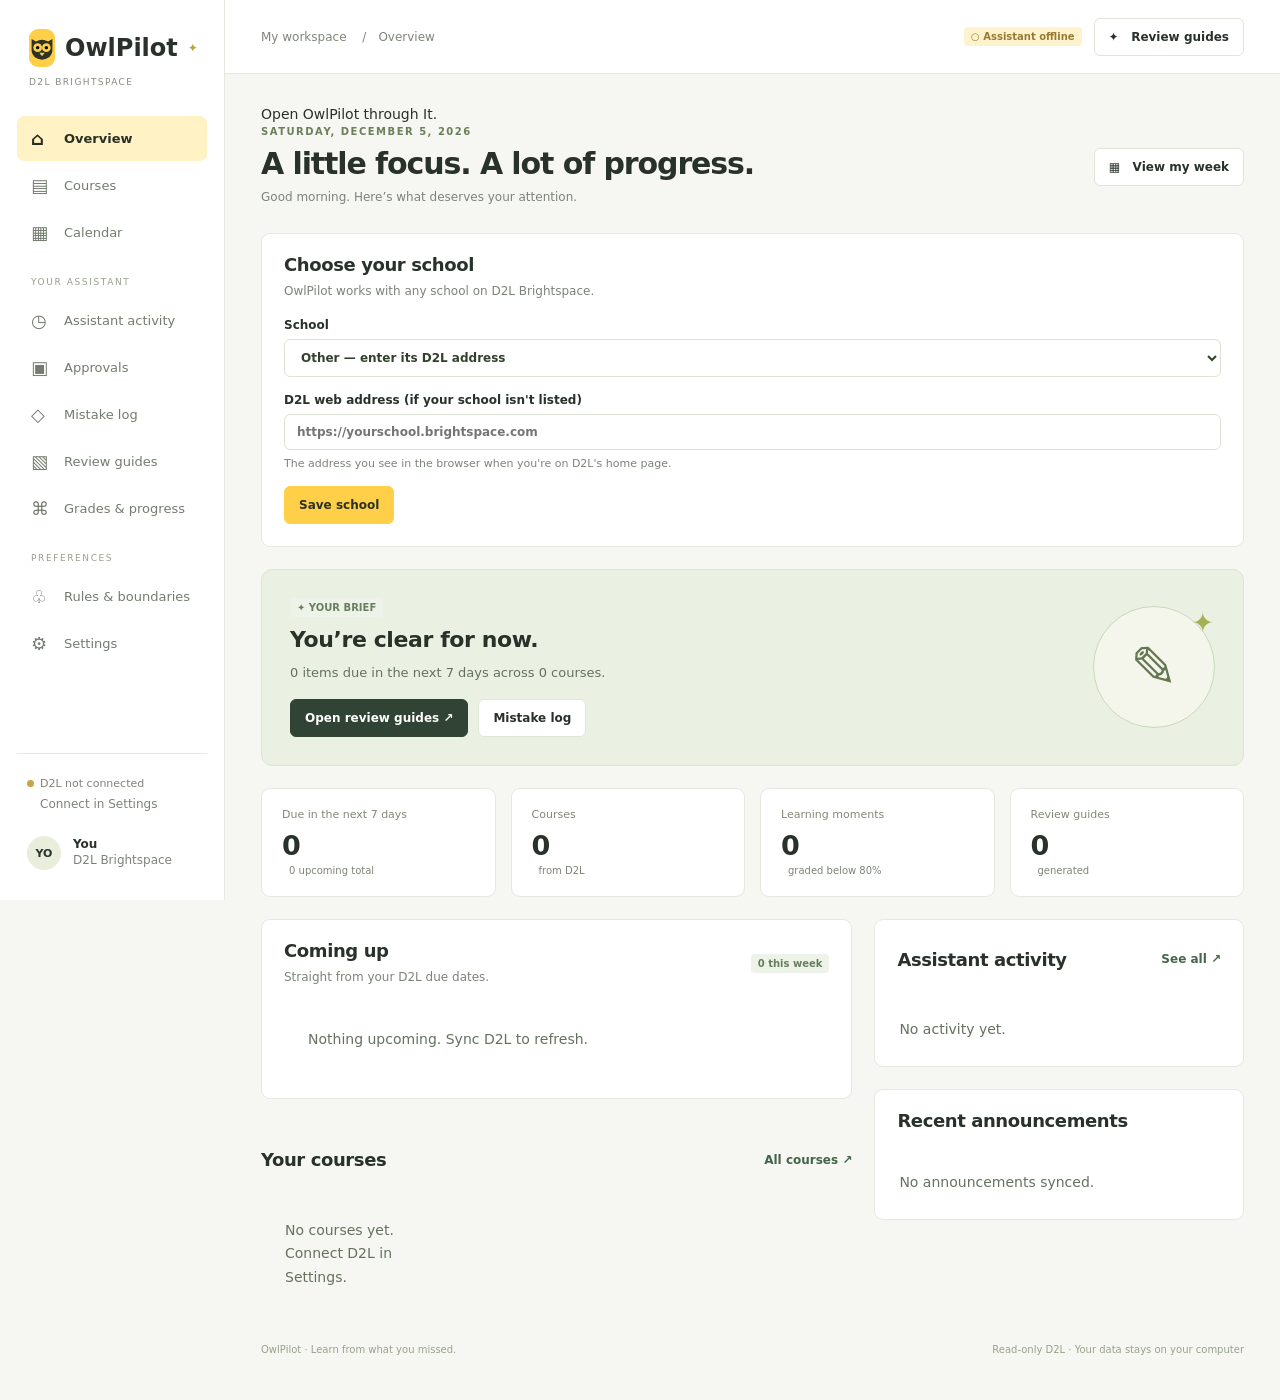
<file: app/index.html>
<!doctype html>
<html lang="en"><head><meta charset="utf-8"><meta name="viewport" content="width=device-width,initial-scale=1,viewport-fit=cover"><meta name="theme-color" content="#303226"><meta name="apple-mobile-web-app-capable" content="yes"><title>OwlPilot · Your academic co-pilot</title><link rel="stylesheet" href="style.css"></head>
<body><aside><div class="brand"><span class="logo"><svg width="26" height="25" viewBox="0 0 30 28" aria-hidden="true"><path d="M3 3L8 6Q15 2 22 6L27 3V17Q26 26 15 27Q4 26 3 17Z" fill="#303226"/><circle cx="10" cy="13" r="5" fill="#ffcf48"/><circle cx="20" cy="13" r="5" fill="#ffcf48"/><circle cx="10" cy="13" r="2"/><circle cx="20" cy="13" r="2"/><path d="M12 19L15 23L18 19" fill="#ffcf48"/></svg></span>OwlPilot<span style="font-size:12px;color:#bea138">✦</span></div><div class="brand-sub" id="school-sub">D2L BRIGHTSPACE</div><nav id="nav" aria-label="Workspace"></nav><div class="sidebar-bottom"><small id="sync-label">Loading…</small><p class="subtitle" id="sync-time" style="margin:5px 0 20px 13px"></p><div class="row"><div class="avatar" id="avatar">…</div><div><strong id="who" style="font-size:12px">You</strong><p class="subtitle" style="margin:0" id="school-name">D2L Brightspace</p></div></div></div></aside>
<main><header class="topbar"><div class="breadcrumb">My workspace <span style="padding:0 12px">/</span><span id="crumb">Overview</span></div><div class="row"><span id="agent-chip" class="chip">…</span><button class="btn" id="ask">✦ &nbsp; Review guides</button></div></header><div class="content"><div id="global-status" role="status" aria-live="polite"></div><div id="app"></div><div class="footer"><span>OwlPilot · Learn from what you missed.</span><span>Read-only D2L · Your data stays on your computer</span></div></div></main>
<dialog id="source-dialog"><div class="row between"><h2 id="source-title">Source excerpt</h2><button class="btn" id="source-close">Close</button></div><pre id="source-text" class="source-excerpt"></pre></dialog><script src="owlpilot.js"></script></body></html>
</file>
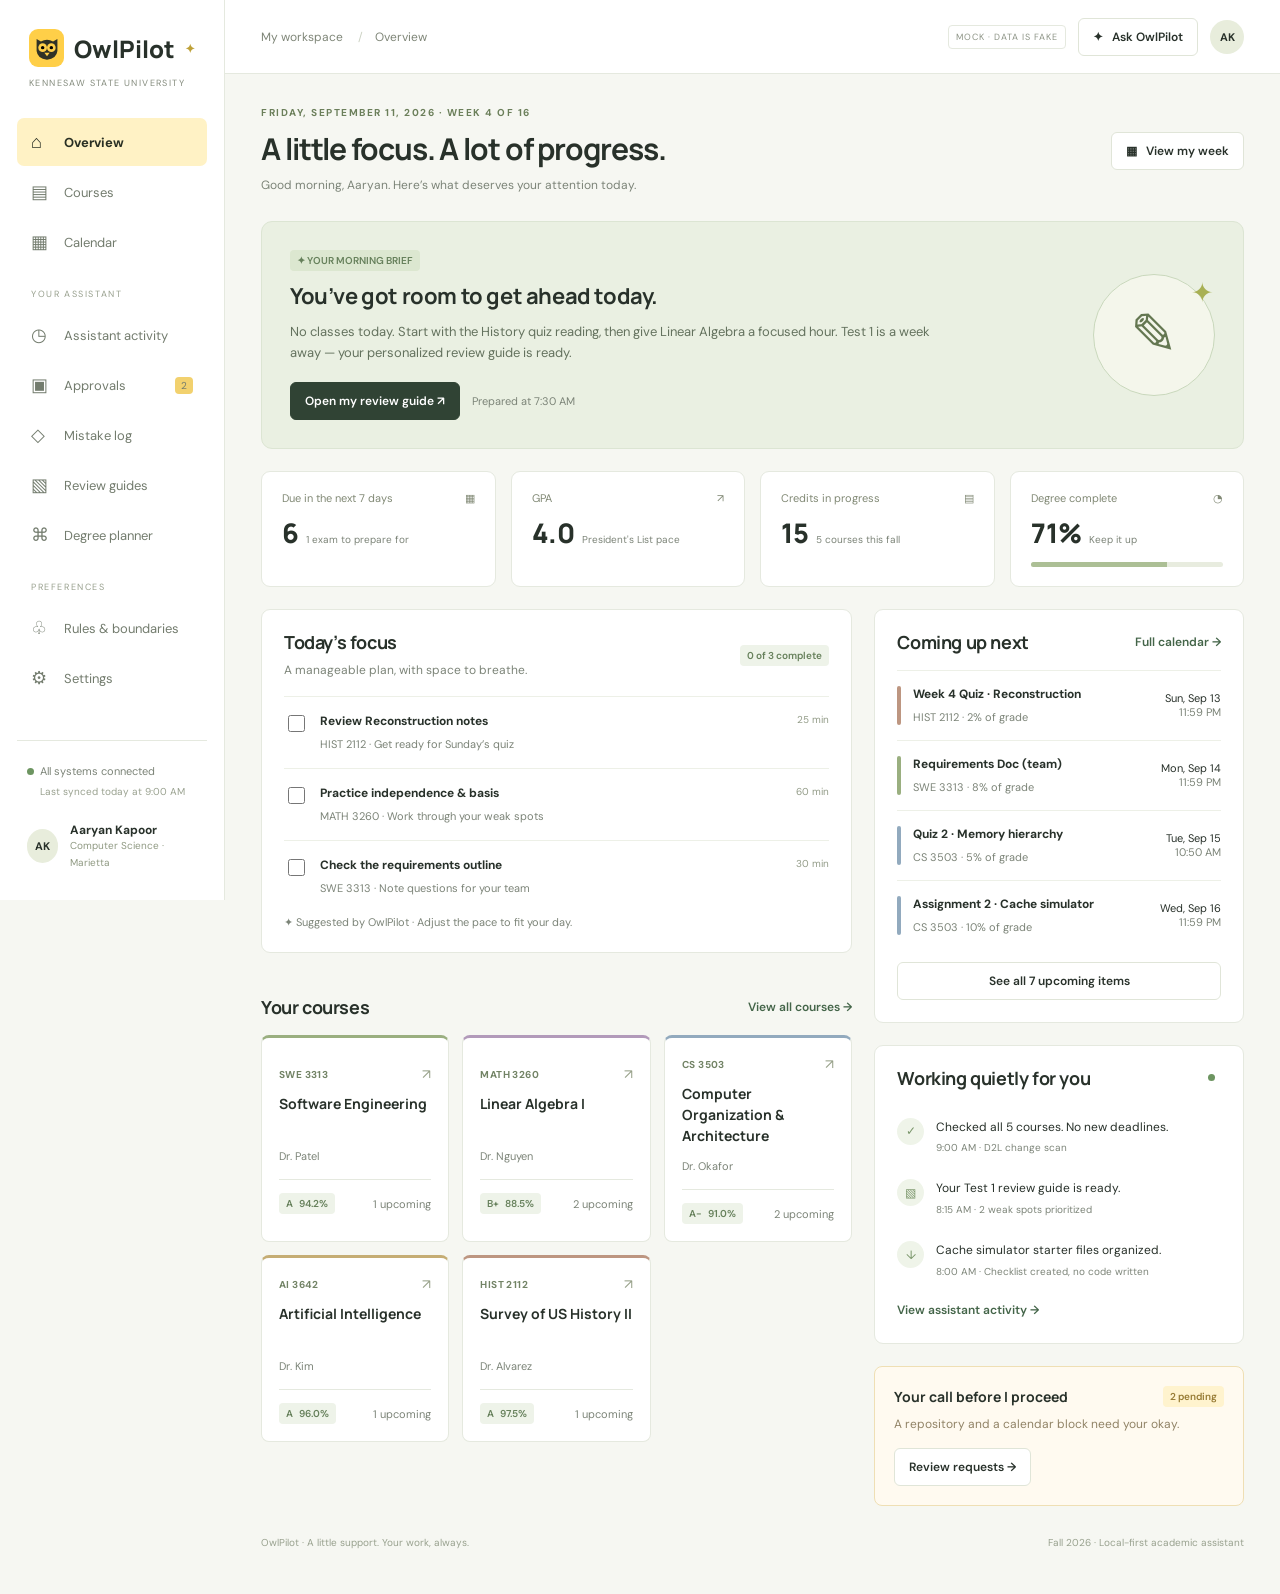
<file: owlpilot_academic_co_pilot.html>
<!DOCTYPE html>
<html lang="en">
<head>
  <meta charset="UTF-8">
  <meta name="viewport" content="width=device-width,initial-scale=1">
  <title>OwlPilot · Your academic co-pilot</title>
  <style>
    @import url('https://fonts.googleapis.com/css2?family=DM+Sans:wght@400;500;600;700&family=Manrope:wght@500;600;700;800&display=swap');
    :root{--gold:#ffcf48;--green:#446549;--ink:#28312a;--muted:#7c8478;--line:#e5e9df;--bg:#f6f7f2}
    *{box-sizing:border-box}
    body{margin:0;font:14px 'DM Sans',sans-serif;color:var(--ink);background:var(--bg)}
    button,input,textarea,select{font:inherit}
    button{cursor:pointer;color:inherit}
    button:hover{filter:brightness(.96)}
    button:focus-visible,input:focus-visible,select:focus-visible,textarea:focus-visible,summary:focus-visible{outline:3px solid #bd921c;outline-offset:3px}
    h1,h2,h3,p{margin:0}
    h1,h2,h3{font-family:Manrope,sans-serif}
    h1{font-size:30px;letter-spacing:-1.1px}
    h2{font-size:18px;letter-spacing:-.4px}
    h3{font-size:14px}
    p{line-height:1.65}
    small,.muted{color:var(--muted)}
    small{font-size:11px}
    aside{position:fixed;inset:0 auto 0 0;width:225px;background:white;border-right:1px solid var(--line);padding:29px 17px;display:flex;flex-direction:column}
    .brand{display:flex;align-items:center;gap:10px;padding:0 12px;font:800 24px Manrope}
    .logo{background:var(--gold);width:36px;height:38px;border-radius:9px;display:grid;place-items:center}
    .brand-sub{font-size:9px;letter-spacing:1.4px;color:#858c7e;padding:10px 12px 27px}
    .nav{border:0;background:none;padding:12px 14px;width:100%;display:flex;gap:13px;align-items:center;color:#737c6e;border-radius:7px;text-align:left;margin:2px 0;font-size:13px}
    .nav.active{background:#fff2c5;color:#292f23;font-weight:700}
    .ico{font-size:18px;width:20px}
    .nav-label{font-size:9px;letter-spacing:1.6px;color:#98a08e;padding:20px 14px 9px}
    .badge{background:#f2d16e;font-size:10px;border-radius:4px;padding:2px 6px;margin-left:auto}
    .sidebar-bottom{margin-top:auto;border-top:1px solid var(--line);padding:20px 10px 0}
    .dot{width:7px;height:7px;background:#6d9561;display:inline-block;border-radius:50%;margin-right:6px}
    .avatar{width:34px;height:34px;border-radius:50%;display:grid;place-items:center;font-size:11px;font-weight:700;background:#e8eddc}
    .row{display:flex;align-items:center;gap:12px}
    .between{justify-content:space-between}
    main{margin-left:225px}
    .topbar{height:74px;background:white;border-bottom:1px solid var(--line);padding:0 36px;display:flex;align-items:center;justify-content:space-between}
    .breadcrumb{font-size:12px;color:#7f8678}
    .mock{font-size:9px;letter-spacing:1px;border:1px solid var(--line);border-radius:4px;padding:5px 7px;color:#8d9486}
    .btn{border:1px solid #e0e5d8;border-radius:6px;background:white;padding:10px 14px;font-weight:600;font-size:12px;display:inline-flex;align-items:center;justify-content:center;gap:7px}
    .btn.primary{background:var(--gold);border-color:var(--gold)}
    .btn.dark{background:#304334;color:white;border-color:#304334}
    .btn.text{padding:3px 0;border:0;background:none;color:var(--green)}
    .content{max-width:1500px;padding:32px 36px 45px;margin:auto}
    .heading{display:flex;align-items:center;justify-content:space-between;gap:20px;margin-bottom:25px}
    .eyebrow{font-size:10px;letter-spacing:1.5px;font-weight:700;color:#6b7f5a;text-transform:uppercase;margin-bottom:9px}
    .subtitle{color:var(--muted);font-size:12px;margin-top:7px}
    .hero{background:#eaf0e2;border:1px solid #dce5d3;border-radius:11px;padding:28px;display:flex;align-items:center;justify-content:space-between;gap:30px}
    .hero h2{font-size:22px;margin:10px 0}
    .hero p{color:#64725e;max-width:660px;font-size:13px}
    .hero-art{height:122px;min-width:122px;border-radius:50%;border:1px solid #c9d8bc;background:#f4f6eb;display:grid;place-items:center;font-size:57px;color:#647751;position:relative}
    .hero-art:after{content:'✦';position:absolute;right:0;top:0;font-size:27px;color:#a8b054}
    .chip{display:inline-block;padding:4px 7px;background:#eef3e9;color:#66805b;border-radius:4px;font-size:10px;font-weight:600}
    .chip.gold{background:#fff3ce;color:#977b34}
    .chip.red{background:#f8e9e2;color:#a1674d}
    .stats{display:grid;grid-template-columns:repeat(4,1fr);gap:15px;margin:22px 0}
    .stat{padding:19px 20px;background:white;border:1px solid var(--line);border-radius:9px}
    .stat-label{font-size:11px;color:#818975;display:flex;justify-content:space-between}
    .stat strong{font:800 27px Manrope;display:inline-block;margin-top:9px}
    .stat small{font-size:10px;margin-left:7px}
    .progress{height:5px;background:#e8ecdf;border-radius:5px;margin-top:11px;overflow:hidden}
    .progress span{height:100%;display:block;background:#acbf95}
    .grid{display:grid;grid-template-columns:minmax(0,1.6fr) minmax(290px,1fr);gap:22px}
    .stack{display:flex;flex-direction:column;gap:22px}
    .card{background:white;border:1px solid var(--line);border-radius:9px;overflow:hidden}
    .card-head{padding:20px 22px 16px;display:flex;align-items:center;justify-content:space-between;gap:12px}
    .pad{padding:0 22px 22px}
    .todo{display:flex;gap:12px;align-items:flex-start;padding:16px 0;border-top:1px solid #edf0e7}
    .todo input{accent-color:var(--green);width:17px;height:17px;cursor:pointer;margin-top:2px}
    .todo:has(input:checked) strong{text-decoration:line-through;color:#929b88}
    .todo strong{font-size:12px;display:block;margin-bottom:5px}
    .time{font-size:10px;color:#929b87;margin-left:auto;white-space:nowrap}
    .due-row{display:flex;align-items:center;gap:12px;padding:15px 0;border-top:1px solid #edf0e7}
    .bar{width:4px;align-self:stretch;border-radius:4px;background:var(--course,#a4b38a)}
    .due-main{flex:1}
    .due-main strong{font-size:12px;display:block;margin-bottom:5px}
    .due-date{text-align:right;font-size:11px;white-space:nowrap}
    .course-grid{display:grid;grid-template-columns:repeat(3,1fr);gap:13px}
    .course-tile{border:1px solid var(--line);background:white;text-align:left;padding:17px;border-radius:8px;border-top:3px solid var(--course)}
    .course-tile:hover{transform:translateY(-2px);box-shadow:0 5px 15px #30402012}
    .course-tile h3{line-height:1.5;margin:10px 0;min-height:43px}
    .course-code{font-size:10px;font-weight:700;color:#728365;letter-spacing:.4px}
    .course-foot{display:flex;justify-content:space-between;align-items:center;padding-top:13px;margin-top:15px;border-top:1px solid var(--line)}
    .activity-row{display:flex;gap:12px;padding:12px 0}
    .activity-icon{height:27px;min-width:27px;border-radius:50%;background:#eff4e9;color:#789468;display:grid;place-items:center;font-size:12px}
    .activity-row p{font-size:12px}
    .activity-row small{font-size:10px}
    .approval-mini{border:1px solid #efdfb4;border-radius:8px;background:#fffaf0;padding:19px}
    .approval-mini p{font-size:12px;color:#918366;margin:8px 0 13px}
    .two{display:grid;grid-template-columns:1fr 1fr;gap:22px}
    .three{display:grid;grid-template-columns:repeat(3,1fr);gap:18px}
    .list-row{padding:17px 22px;border-top:1px solid var(--line)}
    .tabs{display:flex;overflow:auto;gap:7px;border-bottom:1px solid var(--line);margin:20px 0}
    .tab{background:none;border:0;border-bottom:2px solid transparent;padding:12px 16px;color:#838c79;white-space:nowrap}
    .tab.active{border-color:#d5b139;color:#30372c;font-weight:700}
    table{width:100%;border-collapse:collapse;font-size:12px;text-align:left}
    th{background:#f5f7ef;color:#7b8771;font-weight:500}
    th,td{padding:14px 17px;border-bottom:1px solid var(--line)}
    details{padding:17px 22px;border-top:1px solid var(--line)}
    summary{cursor:pointer;font-weight:600;font-size:12px}
    details p{margin-top:12px;font-size:13px}
    pre{white-space:pre-wrap;background:#f2f5ec;padding:15px;border-radius:6px;line-height:1.8;font-size:11px;color:#5b7452}
    .notice{font-size:12px;line-height:1.65;color:#8c7748;background:#fff8e5;border:1px solid #ede2bf;border-radius:7px;padding:13px 16px;margin:18px 0}
    .field{display:flex;flex-direction:column;gap:7px;font-size:12px;font-weight:600;margin-bottom:16px}
    input:not([type=checkbox]),select,textarea{width:100%;background:white;border:1px solid #dce3d3;border-radius:6px;padding:10px 12px;color:#34402e}
    textarea{min-height:80px;resize:vertical}
    .switch{appearance:none;width:34px;height:19px;border-radius:20px;background:#ccd4c2;cursor:pointer;position:relative}
    .switch:before{content:'';position:absolute;width:13px;height:13px;border-radius:50%;top:3px;left:3px;background:white}
    .switch:checked{background:#66885a}
    .switch:checked:before{left:18px}
    .calendar-wrap{overflow:auto}
    .calendar{display:grid;grid-template-columns:55px repeat(5,minmax(110px,1fr));min-width:660px}
    .day-head{text-align:center;border-bottom:1px solid var(--line);padding:13px;font-size:10px;color:#75816b}
    .day-head strong{display:block;font-size:20px;margin-top:5px;color:#3d4b32}
    .day-col{height:540px;position:relative;border-left:1px solid var(--line);background:repeating-linear-gradient(to bottom,transparent 0,transparent 59px,#edf0e7 59px,#edf0e7 60px)}
    .hours span{display:block;height:60px;font-size:9px;color:#8a977d;text-align:center;padding-top:4px}
    .event{position:absolute;left:5px;right:5px;border-left:3px solid #a0b387;border-radius:5px;background:#edf2e4;padding:7px;font-size:10px;line-height:1.5;overflow:hidden}
    .event strong{display:block;font-size:11px}
    .event.study{background:#fff9e6;border:1px dashed #d1bb76;color:#8f7f42}
    .event.blue{background:#eaf0f6;border-color:#91aac2}
    .event.purple{background:#f1ebf4;border-color:#b19bba}
    .legend{display:flex;gap:15px;font-size:10px;color:#809072}
    .footer{display:flex;justify-content:space-between;gap:20px;font-size:10px;color:#98a18e;margin-top:30px}
    .chat-drawer{position:fixed;right:0;top:0;bottom:0;width:420px;max-width:100%;background:white;box-shadow:-10px 0 60px #26362122;z-index:30;display:flex;flex-direction:column}
    .chat-head{padding:23px;border-bottom:1px solid var(--line)}
    .messages{padding:20px;flex:1;overflow:auto}
    .message{padding:14px;border-radius:8px;background:#f0f4e9;margin:12px 0;font-size:13px;line-height:1.7}
    .message.user{background:#fff2c9;margin-left:30px}
    .suggestion{border:1px solid var(--line);border-radius:6px;padding:11px;background:white;display:block;width:100%;text-align:left;font-size:12px;margin:8px 0}
    .chat-form{display:flex;gap:8px;padding:18px;border-top:1px solid var(--line)}
    .modal-back{position:fixed;inset:0;background:#21301866;display:grid;place-items:center;padding:20px;z-index:50}
    .modal{background:white;max-width:650px;width:100%;max-height:95vh;overflow:auto;border-radius:12px;padding:26px}
    .toast{position:fixed;left:50%;bottom:25px;transform:translateX(-50%);background:#354930;color:white;padding:14px 22px;border-radius:8px;box-shadow:0 5px 20px #0002;font-size:12px;z-index:60}
    .page{animation:appear .15s ease}
    @keyframes appear{from{opacity:.5;transform:translateY(4px)}to{opacity:1;transform:none}}
    @media(max-width:1100px){
      aside{width:195px}
      main{margin-left:195px}
      .content{padding:25px}
      .topbar{padding:0 25px}
      .hero-art{display:none}
      .course-grid{grid-template-columns:repeat(2,1fr)}
      .stat{padding:16px}
      .stats{gap:10px}
      .three{grid-template-columns:1fr}
    }
    @media(max-width:760px){
      aside{position:relative;width:100%;padding:16px}
      .brand-sub,.sidebar-bottom,.nav-label{display:none}
      nav{display:flex;overflow:auto;gap:5px;margin-top:14px}
      .nav{min-width:max-content;width:auto;padding:9px}
      .ico{display:none}
      main{margin:0}
      .topbar{height:58px;padding:0 16px}
      .mock{display:none}
      .content{padding:22px 16px}
      .grid,.two{grid-template-columns:1fr}
      .stats{grid-template-columns:1fr 1fr}
      .heading{align-items:flex-start}
      h1{font-size:25px}
      .hero{padding:21px}
      .course-grid{grid-template-columns:1fr 1fr}
      .heading>.btn{white-space:nowrap}
      .card{overflow:auto}
    }
  </style>
</head>
<body>
  <!-- Sidebar Navigation -->
  <aside>
    <div class="brand">
      <span class="logo">
        <svg width="26" height="25" viewBox="0 0 30 28" aria-hidden="true">
          <path d="M3 3L8 6Q15 2 22 6L27 3V17Q26 26 15 27Q4 26 3 17Z" fill="#303226"/>
          <circle cx="10" cy="13" r="5" fill="#ffcf48"/>
          <circle cx="20" cy="13" r="5" fill="#ffcf48"/>
          <circle cx="10" cy="13" r="2"/>
          <circle cx="20" cy="13" r="2"/>
          <path d="M12 19L15 23L18 19" fill="#ffcf48"/>
        </svg>
      </span>
      OwlPilot<span style="font-size:12px;color:#bea138">✦</span>
    </div>
    <div class="brand-sub">KENNESAW STATE UNIVERSITY</div>
    <nav id="nav"></nav>
    <div class="sidebar-bottom">
      <small><span class="dot"></span>All systems connected</small>
      <p style="font-size:10px;color:#99a18f;margin:5px 0 20px 13px">Last synced today at 9:00 AM</p>
      <div class="row">
        <div class="avatar">AK</div>
        <div>
          <strong style="font-size:12px">Aaryan Kapoor</strong>
          <p style="font-size:10px;color:#8f9982">Computer Science · Marietta</p>
        </div>
      </div>
    </div>
  </aside>

  <!-- Main Workspace -->
  <main>
    <header class="topbar">
      <div class="breadcrumb">My workspace <span style="padding:0 12px;color:#ccd2c3">/</span><span id="crumb">Overview</span></div>
      <div class="row">
        <span class="mock">MOCK · DATA IS FAKE</span>
        <button class="btn" onclick="openChat()">✦ &nbsp; Ask OwlPilot</button>
        <div class="avatar">AK</div>
      </div>
    </header>
    <div class="content" id="app"></div>
  </main>

  <!-- Dynamic Overlays -->
  <div id="overlay"></div>
  <div id="chat"></div>
  <div id="toasts" role="status" aria-live="polite"></div>

  <script>
    // Mock course dataset
    const courses=[
      ['SWE','SWE 3313','Software Engineering','Dr. Patel','MW 12:30–1:45','J-150','A',94.2,'#9aaf80',['Software process & lifecycle','Requirements engineering','Use cases & modeling'],'Python and external libraries are approved. Your team has an outline drafted. Ask before touching a team deliverable.','Include measurable acceptance criteria and a clearly scoped MVP in your requirements document.'],
      ['MATH','MATH 3260','Linear Algebra I','Dr. Nguyen','TR 9:30–10:45','Atrium 118','B+',88.5,'#b29aba',['1.1–1.2 · Systems & row reduction','1.3–1.5 · Vector equations','2.1–2.4 · Matrix operations & inverses'],'Show augmented matrices at every step. Check independence before claiming a basis; recheck signs in row operations.','Test 1 covers sections 1.1–2.4. Review problems are in Module 2.'],
      ['CS','CS 3503','Computer Organization & Architecture','Dr. Okafor','MW 10:00–11:15','J-201','A-',91,'#92aabe',['Number systems & two’s complement','Memory hierarchy','Cache organization'],'Starter files are downloaded. Practice signed integer ranges. Quiz 2 is listed Tuesday despite the MW meeting pattern.','Cache simulator starter files are posted. Read the interface contract first.'],
      ['AI','AI 3642','Artificial Intelligence','Dr. Kim','TR 2:00–3:15','Q-102','A',96,'#c5ad74',['Intelligent agents','Search & problem solving','Heuristics & evaluation'],'OwlPilot is your project concept. The proposal is drafting. A README skeleton repository is waiting for approval.','Define your problem, evaluation criteria, and a feasible data source in the proposal.'],
      ['HIST','HIST 2112','Survey of US History II','Dr. Alvarez','Online asynchronous','Online','A',97.5,'#bd9681',['Civil War aftermath','Reconstruction policy','Week 4 · End of Reconstruction'],'Compare 1850 and 1877 on a timeline. Weekly quizzes close Sunday. Never open timed assessments automatically.','The Reconstruction quiz is available. Complete the reading before you begin.']
    ].map(c=>Object.fromEntries(['id','code','name','prof','time','room','grade','score','color','modules','memory','announcement'].map((k,i)=>[k,c[i]])));

    const due=[
      ['HIST','Week 4 Quiz · Reconstruction','Sun, Sep 13','11:59 PM',2,'Open now','Quiz'],
      ['SWE','Requirements Doc (team)','Mon, Sep 14','11:59 PM',8,'Outline drafted','Assignment'],
      ['CS','Quiz 2 · Memory hierarchy','Tue, Sep 15','10:50 AM',5,'In class · verify date','Quiz'],
      ['CS','Assignment 2 · Cache simulator','Wed, Sep 16','11:59 PM',10,'Starter files pulled','Assignment'],
      ['MATH','HW Set 2 · Sections 2.1–2.4','Fri, Sep 18','9:30 AM',5,'Half done','Assignment'],
      ['MATH','Test 1 · Sections 1.1–2.4','Fri, Sep 18','9:30 AM',20,'Review guide ready','Exam'],
      ['AI','Final Project Proposal','Sat, Sep 19','11:59 PM',5,'Drafting','Assignment']
    ];

    const seeds=[
      ['MATH','Quiz 2','Q3',4,'Assumed vectors were a basis without checking independence.','Row-reduce the column matrix. Check independence and spanning.','Linear independence & basis'],
      ['MATH','Quiz 2','Q5',2,'Sign error swapping rows.','Exchange entire rows without negating entries. A row swap changes the determinant’s sign.','Row reduction'],
      ['CS','Quiz 1','Q7',3,'Said 8-bit two’s complement can represent +128.','The range is −2^(n−1) through 2^(n−1)−1: −128 to +127 for 8 bits.','Signed integer representation'],
      ['HIST','Practice W4','Q4',0,'Confused the Compromise of 1877 with 1850.','1877 is associated with the end of Reconstruction; 1850 addressed sectional conflict over slavery.','Reconstruction timeline']
    ];

    let saved={};
    try{saved=JSON.parse(localStorage.getItem('owlpilot-demo')||'{}')}catch(e){}
    let state={
      page:'home',
      course:'MATH',
      tab:'Announcements',
      week:0,
      review:'MATH',
      mistakes:saved.mistakes||seeds,
      approvals:saved.approvals||{},
      todos:saved.todos||{},
      jobs:saved.jobs||{},
      settings:saved.settings||{}
    };

    const $=s=>document.querySelector(s);
    const esc=s=>String(s).replace(/[&<>"']/g,c=>({'&':'&amp;','<':'&lt;','>':'&gt;','"':'&quot;',"'":'&#39;'}[c]));
    const course=id=>courses.find(c=>c.id===id);

    function persist(){
      try{localStorage.setItem('owlpilot-demo',JSON.stringify(state))}catch(e){}
    }

    function toast(t){
      $('#toasts').innerHTML='<div class="toast">'+esc(t)+'</div>';
      setTimeout(()=>$('#toasts').innerHTML='',3500);
    }

    const navs=[
      ['home','⌂','Overview'],
      ['courses','▤','Courses'],
      ['calendar','▦','Calendar'],
      ['activity','◷','Assistant activity'],
      ['approvals','▣','Approvals'],
      ['mistakes','◇','Mistake log'],
      ['review','▧','Review guides'],
      ['degree','⌘','Degree planner'],
      ['rules','♧','Rules & boundaries'],
      ['settings','⚙','Settings']
    ];

    const pending=()=>2-Object.keys(state.approvals).length;

    function nav(){
      $('#nav').innerHTML=navs.map((n,i)=>(i===3?'<div class="nav-label">YOUR ASSISTANT</div>':i===8?'<div class="nav-label">PREFERENCES</div>':'')+`<button class="nav ${state.page===n[0]?'active':''}" onclick="go('${n[0]}')" ${state.page===n[0]?'aria-current="page"':''}><span class="ico">${n[1]}</span>${n[2]}${n[0]==='approvals'&&pending()?'<span class="badge">'+pending()+'</span>':''}</button>`).join('');
    }

    function go(p){
      state.page=p;
      nav();
      $('#crumb').textContent=navs.find(n=>n[0]===p)[2];
      render();
      window.scrollTo(0,0);
    }

    function heading(k,t,s,b=''){
      return `<div class="heading"><div><div class="eyebrow">${k}</div><h1>${t}</h1><p class="subtitle">${s}</p></div>${b}</div>`;
    }

    function dueRows(ds){
      return ds.map(d=>`<div class="due-row"><div class="bar" style="--course:${course(d[0]).color}"></div><div class="due-main"><strong>${d[1]}</strong><small>${course(d[0]).code} · ${d[4]}% of grade</small></div><div class="due-date">${d[2]}<br><small>${d[3]}</small></div></div>`).join('');
    }

    function tiles(){
      return courses.map(c=>`<button class="course-tile" style="--course:${c.color}" onclick="openCourse('${c.id}')"><div class="row between"><span class="course-code">${c.code}</span><span style="color:#97a189">↗</span></div><h3>${c.name}</h3><small>${c.prof}</small><div class="course-foot"><span class="chip">${c.grade} &nbsp; ${c.score.toFixed(1)}%</span><small>${due.filter(d=>d[0]===c.id).length} upcoming</small></div></button>`).join('');
    }

    function task(i,t,s,time){
      return `<label class="todo"><input type="checkbox" aria-label="Complete ${t}" ${state.todos[i]?'checked':''} onchange="state.todos[${i}]=this.checked;persist();document.getElementById('todo-count').textContent=Object.values(state.todos).filter(Boolean).length+' of 3 complete'"><div><strong>${t}</strong><small>${s}</small></div><span class="time">${time}</span></label>`;
    }

    function home(){
      return heading('Friday, September 11, 2026 · Week 4 of 16','A little focus. A lot of progress.','Good morning, Aaryan. Here’s what deserves your attention today.',`<button class="btn" onclick="go('calendar')">▦ &nbsp; View my week</button>`)+`<div class="hero"><div><span class="chip" style="background:#dce7d0">✦ YOUR MORNING BRIEF</span><h2>You’ve got room to get ahead today.</h2><p>No classes today. Start with the History quiz reading, then give Linear Algebra a focused hour. Test 1 is a week away — your personalized review guide is ready.</p><div class="row" style="margin-top:18px"><button class="btn dark" onclick="go('review')">Open my review guide ↗</button><small>Prepared at 7:30 AM</small></div></div><div class="hero-art" aria-hidden="true">✎</div></div><div class="stats">${[['Due in the next 7 days','6','1 exam to prepare for'],['GPA','4.0','President\'s List pace'],['Credits in progress','15','5 courses this fall'],['Degree complete','71%','Keep it up']].map((s,i)=>`<div class="stat"><div class="stat-label">${s[0]}<span>${['▦','↗','▤','◔'][i]}</span></div><strong>${s[1]}</strong><small>${s[2]}</small>${i===3?'<div class="progress"><span style="width:71%"></span></div>':''}</div>`).join('')}</div><div class="grid"><div class="stack"><section class="card"><div class="card-head"><div><h2>Today’s focus</h2><p class="subtitle">A manageable plan, with space to breathe.</p></div><span class="chip" id="todo-count">${Object.values(state.todos).filter(Boolean).length} of 3 complete</span></div><div class="pad">${task(1,'Review Reconstruction notes','HIST 2112 · Get ready for Sunday’s quiz','25 min')}${task(2,'Practice independence & basis','MATH 3260 · Work through your weak spots','60 min')}${task(3,'Check the requirements outline','SWE 3313 · Note questions for your team','30 min')}<small>✦ Suggested by OwlPilot · Adjust the pace to fit your day.</small></div></section><section><div class="card-head" style="padding-left:0;padding-right:0"><h2>Your courses</h2><button class="btn text" onclick="go('courses')">View all courses →</button></div><div class="course-grid">${tiles()}</div></section></div><div class="stack"><section class="card"><div class="card-head"><h2>Coming up next</h2><button class="btn text" onclick="go('calendar')">Full calendar →</button></div><div class="pad">${dueRows(due.slice(0,4))}<button class="btn" style="width:100%;margin-top:12px" onclick="go('calendar');document.getElementById('all-due').scrollIntoView({behavior:'smooth'})">See all 7 upcoming items</button></div></section><section class="card"><div class="card-head"><h2>Working quietly for you</h2><span class="dot"></span></div><div class="pad">${[['✓','Checked all 5 courses. No new deadlines.','9:00 AM · D2L change scan'],['▧','Your Test 1 review guide is ready.','8:15 AM · 2 weak spots prioritized'],['↓','Cache simulator starter files organized.','8:00 AM · Checklist created, no code written']].map(a=>`<div class="activity-row"><span class="activity-icon">${a[0]}</span><div><p>${a[1]}</p><small>${a[2]}</small></div></div>`).join('')}<button class="btn text" style="margin-top:8px" onclick="go('activity')">View assistant activity →</button></div></section>${pending()?`<div class="approval-mini"><div class="row between"><h3>Your call before I proceed</h3><span class="chip gold">${pending()} pending</span></div><p>A repository and a calendar block need your okay.</p><button class="btn" onclick="go('approvals')">Review requests →</button></div>`:''}</div></div>`;
    }

    function openCourse(id){state.course=id;state.tab='Announcements';go('courses')}

    function coursePage(){
      let c=course(state.course);
      return heading('Fall 2026 · 15 credits','Your courses','Course materials, upcoming work, and the context your assistant remembers.')+`<div class="row" style="flex-wrap:wrap;margin-bottom:22px">${courses.map(x=>`<button class="btn ${x.id===c.id?'primary':''}" onclick="openCourse('${x.id}')">${x.code} · ${x.grade}</button>`).join('')}</div><div class="hero" style="border-left:4px solid ${c.color}"><div><div class="eyebrow">${c.code}</div><h2>${c.name}</h2><p>${c.prof} · ${c.time} · ${c.room}</p></div><div><h1>${c.score.toFixed(1)}%</h1><small>Current grade · ${c.grade}</small></div></div><div class="tabs">${['Announcements','Content','Assignments','Grades','Assistant memory'].map(t=>`<button class="tab ${state.tab===t?'active':''}" onclick="state.tab='${t}';render()">${t}</button>`).join('')}</div><section class="card">${courseTab(c)}</section>`;
    }

    function courseTab(c){
      if(state.tab==='Announcements')return `<div class="card-head"><h2>Latest announcements</h2><span class="chip">Synced 9:00 AM</span></div><div class="list-row"><small>${c.prof} · September 10, 2026</small><h3 style="margin:10px 0">This week in ${c.code}</h3><p>${c.announcement}</p></div><div class="list-row"><small>September 8, 2026</small><h3 style="margin:10px 0">Office hours & getting help</h3><p>Bring a specific example or concept you want to discuss. See the syllabus for office hours.</p></div>`;
      if(state.tab==='Content')return `<div class="card-head"><h2>Modules & materials</h2><small>Read-only snapshot</small></div>${c.modules.map((m,i)=>`<details><summary>${m}</summary><p>Lecture notes, worked examples, and a reading checklist.</p><pre>Mock content preview\nObjective: explain and apply ${m}.\nMaterials: lecture slides · textbook reading · practice examples\nSource: D2L / ${c.code} / Module ${i+1}</pre><button class="btn" onclick="downloadNotes('${c.id}',${i})">↓ Download mock notes</button></details>`).join('')}<details><summary>Course syllabus</summary><p>${c.prof} · ${c.time} · ${c.room}. Assessment scope, grading policies, and office hours are read for planning. This preview is fictional.</p></details>`;
      if(state.tab==='Assignments')return `<div class="card-head"><h2>Upcoming work</h2><small>Assessments stay in D2L</small></div>${due.filter(d=>d[0]===c.id).map(d=>`<div class="list-row row between"><div><h3>${d[1]}</h3><p class="subtitle">${d[2]} · ${d[3]} · ${d[4]}% · ${d[6]}</p></div><span class="chip gold">${d[5]}</span></div>`).join('')}`;
      if(state.tab==='Grades'){
        let rows=c.id==='MATH'?[['Quiz 1','9 / 10','5%'],['Quiz 2','14 / 20','5%'],['HW Set 1','20 / 20','5%'],['Test 1','Not graded','20%'],['Other coursework','Not shown','65%']]:[['Quiz 1',c.id==='CS'?'17 / 20':'19 / 20','5%'],['Assignment 1','28 / 30','10%'],['Participation','10 / 10','5%'],['Other coursework','Not shown','80%']];
        return `<div class="card-head"><h2>Gradebook snapshot</h2><span class="chip">${c.grade} · ${c.score}%</span></div>${table(['Assessment','Score','Weight'],rows)}<p class="pad subtitle" style="padding-top:16px">Illustrative rows; the supplied current grade is a separate mock snapshot. Missing scores are not zeroes.</p>`;
      }
      return `<div class="card-head"><h2>What OwlPilot remembers</h2><span class="chip">Local notes</span></div><div class="pad"><p>${c.memory}</p><div class="notice">Context personalizes your plans. It never grants permission to write or submit graded work.</div><button class="btn" onclick="state.review='${c.id}';go('review')">Open personalized review →</button></div>`;
    }

    function table(headers,rows){
      return '<div style="overflow:auto"><table><thead><tr>'+headers.map(h=>'<th>'+h+'</th>').join('')+'</tr></thead><tbody>'+rows.map(r=>'<tr>'+r.map(v=>'<td>'+v+'</td>').join('')+'</tr>').join('')+'</tbody></table></div>';
    }

    function downloadNotes(id,i){
      let c=course(id),b=new Blob(['MOCK · OwlPilot course notes\n'+c.code+'\n'+c.modules[i]+'\n\nRead the lecture material. Identify key definitions. Work through ungraded examples.\nNo live course material is included.'],{type:'text/plain'}),u=URL.createObjectURL(b),a=document.createElement('a');
      a.href=u;a.download=c.code.replace(' ','-')+'-module-'+(i+1)+'-mock.txt';a.click();
      setTimeout(()=>URL.revokeObjectURL(u),1000);
    }

    function gridCalendar(spring=false){
      let a=spring?[[10,1.25,'CS 3305','81234 · Dr. Chen',''],[12.5,1.25,'MATH 3332','82110 · Dr. Shah','purple']]:[[10,1.25,'CS 3503','J-201 · Dr. Okafor','blue'],[12.5,1.25,'SWE 3313','J-150 · Dr. Patel','']],b=spring?[[11,1.25,'CS 3502','81877 · Dr. Reed','blue'],[14,1.25,'CS 4720','83321 · Dr. Brooks','']]:[[9.5,1.25,'MATH 3260','Atrium 118','purple'],[14,1.25,'AI 3642','Q-102','']];
      let days=[a,b,[...a],[...b],spring?[]:[[10,1,'Linear Algebra review','Independence & basis','study'],[13,.75,'History reading','Reconstruction notes','study']]];
      if(!spring&&state.week){
        days[2].push([16,1.5,'Test 1 practice','Suggested · 90 min','study']);
        days[4]=[[9.5,1,'Test 1 + HW due','9:30 AM · verify date','purple']];
      }
      return `<div class="calendar-wrap"><div class="calendar"><div class="day-head">${spring?'TIME':'SEP'}</div>${['MON','TUE','WED','THU','FRI'].map((d,i)=>`<div class="day-head" ${!spring&&!state.week&&i===4?'style="background:#fff6d9"':''}>${d}${spring?'':`<strong>${7+i+7*state.week}</strong>`}</div>`).join('')}<div class="hours">${Array.from({length:9},(_,i)=>`<span>${i+9>12?i-3:i+9} ${i+9>=12?'PM':'AM'}</span>`).join('')}</div>${days.map((d,i)=>`<div class="day-col">${d.map(e=>`<div class="event ${e[4]}" style="top:${(e[0]-9)*60}px;height:${e[1]*60}px"><strong>${e[2]}</strong>${e[3]}</div>`).join('')}${spring&&i===4?'<p style="text-align:center;margin-top:28px;font-size:11px;color:#99a28c">Friday, all yours.</p>':''}</div>`).join('')}</div></div>`;
    }

    function calendarPage(){
      return heading('Make space for what matters','Your week, at a glance','Classes are fixed. Study blocks are suggestions you can make your own.')+`<section class="card"><div class="card-head"><div class="row"><button class="btn" aria-label="Previous week" onclick="state.week=0;render()">‹</button><h2>September ${state.week?'14–18':'7–11'}, 2026</h2><button class="btn" aria-label="Next week" onclick="state.week=1;render()">›</button></div><div class="legend"><span>▰ D2L classes</span><span style="color:#b29946">▱ Suggested study</span></div></div>${gridCalendar()}<div class="list-row"><small>HIST 2112 · Online asynchronous · Study suggestions remain local until a calendar write is approved.</small></div></section><div class="notice">Date check: September 18, 2026 is Friday, not the supplied Thursday. September 17 is Thursday, not Wednesday. CS Quiz 2 is listed Tuesday despite MW classes. Exact dates are preserved; confirm these exceptions with your instructors.</div><section class="card" id="all-due"><div class="card-head"><h2>All upcoming deadlines</h2><span class="chip">7 items · includes weekend due dates</span></div><div class="pad">${dueRows(due)}</div></section>`;
    }

    const jobs=[
      ['Morning brief','Daily · 7:30 AM','7:30 AM','d2l assignments · d2l announcements','Prioritized three tasks and prepared your morning brief.'],
      ['Hourly change scan','Hourly · 7 AM–10 PM','9:00 AM','d2l assignments · d2l quizzes · d2l announcements','Compared five course snapshots. No deadline changes found.'],
      ['Grade watch','Daily · 8 AM & 4 PM','8:00 AM','d2l grades','Checked all grades. MATH remains 88.5%; no new scores.'],
      ['Assignment prep','When new starters appear','8:00 AM','d2l content · d2l download-content','Downloaded cache simulator starters and wrote a local checklist. No solution code generated.'],
      ['Practice question generation','After mistake updates','Yesterday · 5:10 PM','d2l content · local mistake log','Generated ungraded practice for signed ranges and row operations.'],
      ['Weekly plan','Sunday · 6:00 PM','Sep 6 · 6:00 PM','d2l assignments · degreeworks audit','Balanced 15 credits with study blocks. Next run Sunday, September 13.'],
      ['Pre-exam review builder','7 days before an exam','8:15 AM','d2l content · d2l syllabus · local mistake log','Built Test 1 guide from two mistakes and sections 1.1–2.4.']
    ];

    function activity(){
      return heading('Read. Prepare. Keep you in control.','Assistant activity','Scheduled locally by Python · Executed with Codex CLI · All runs are simulated.')+`<section class="card"><div class="card-head"><h2>Scheduled jobs & recent runs</h2><span class="chip">Local service healthy</span></div>${jobs.map((j,i)=>`<div class="list-row"><div class="row between"><div><h3>${j[0]}</h3><p class="subtitle">${j[1]} · Last run ${j[2]}</p></div><label class="row"><small>${state.jobs[i]===false?'Paused':'Enabled'}</small><input type="checkbox" class="switch" aria-label="Enable ${j[0]}" ${state.jobs[i]===false?'':'checked'} onchange="state.jobs[${i}]=this.checked;persist();render()"></label></div><p style="font-size:13px;margin-top:12px">${j[4]}</p><details style="padding:12px 0 0;border:0"><summary style="font-size:11px;color:#6a865d">View run trace · ${j[3]}</summary><pre>01 Python scheduler → ${j[0]}\n02 Policy → ALLOW read-only tools and local notes\n03 Tools → ${j[3]}\n04 Result → ${j[4]}\n05 Stored local artifact and run summary · complete</pre></details></div>`).join('')}</section>`;
    }

    const requests=[
      ['Create GitHub repo ai-final-project and push README skeleton','A private repository with title, empty headings, and setup placeholders only. No proposal text or solution code.','GitHub · create repository + push README.md','# ai-final-project\n\n## Overview\n[Student-authored content]\n\n## Setup\n[To be added]\n\n## Evaluation\n[To be added]'],
      ['Add Test 1 review block to Google Calendar Wed Sept 17 6–8 PM','One private event with no guests. September 17, 2026 is Thursday; approval below explicitly uses that exact date.','Google Calendar · create event','Title: MATH 3260 · Test 1 review\nDate: Thursday, September 17, 2026\nTime: 6:00–8:00 PM America/New_York\nCalendar: Personal · Visibility: private\nGuests: none\nFocus: independence, row reduction, inverses']
    ];

    function decide(i,v){
      state.approvals[i]=v;
      persist();
      nav();
      render();
      toast(v+' in this demo. No external action performed.');
    }

    function approvals(){
      return heading('You have the final say','Approvals',pending()+' pending requests · OwlPilot pauses before acting outside your local workspace.')+requests.map((a,i)=>`<section class="card" style="margin-bottom:22px"><div class="card-head"><span class="chip ${state.approvals[i]?'':'gold'}">${state.approvals[i]||'Awaiting your approval'}</span><small>Today · ${i?'8:15':'7:45'} AM</small></div><div class="pad"><h2>${a[0]}</h2><p style="margin:12px 0;color:#7d8771">${a[1]}</p><small>${a[2]}</small><details style="padding-left:0;margin-top:15px"><summary>Review exact proposed action</summary><pre>${a[3]}</pre></details>${state.approvals[i]?`<p class="subtitle">${state.approvals[i]} in mock mode. No repository or event was created.</p>`:`<div class="row"><button class="btn primary" onclick="decide(${i},'Approved')">${i?'Approve for Thu, Sep 17':'Approve request'}</button><button class="btn" onclick="decide(${i},'Declined')">Decline</button></div>`}</div></section>`).join('');
    }

    function rules(){
      let tiers=[
        ['✓ Always allowed','','Read D2L and DegreeWorks|Download starter files|Summarize course content|Build plans, checklists & study guides|Generate practice questions|Write to local notes'],
        ['◷ Ask first','gold','Create repositories|Write to a calendar|Draft email to a professor|Anything touching a team deliverable'],
        ['⊘ Never allowed','red','Submit assignments or quizzes|Post to discussions|Write graded work|Open timed assessments|Change D2L state']
      ];
      return heading('Help that respects your work','Rules & boundaries','These boundaries apply to every autonomous run and every chat request.')+`<div class="three">${tiers.map(t=>`<section class="card"><div class="card-head"><span class="chip ${t[1]}">${t[0]}</span></div><div class="pad">${t[2].split('|').map(s=>`<p style="padding:10px 0;border-bottom:1px solid var(--line);font-size:13px">${s}</p>`).join('')}</div></section>`).join('')}</div><section class="card" style="margin-top:24px"><div class="card-head"><h2>Recent policy decisions</h2></div>${table(['Time','Action','Decision','Reason'],[['8:40 AM','Post a graded SWE discussion response','<span class="chip red">Blocked</span>','Refused to post graded work. Offered a checklist instead.'],['8:15 AM','Create a review calendar event','<span class="chip gold">Ask first</span>',state.approvals[1]||'Awaiting student approval'],['8:00 AM','Download cache simulator starters','<span class="chip">Allowed</span>','Read-only download; no solution code.'],['7:45 AM','Create project repository','<span class="chip gold">Ask first</span>',state.approvals[0]||'Awaiting student approval']])}</section>`;
    }

    function mistakes(){
      return heading('Small mistakes. Useful signals.','Your mistake log','Capture what went wrong after grading. OwlPilot connects it to course content.',`<button class="btn primary" onclick="mistakeForm()">＋ Log a mistake</button>`)+`<div class="stats" style="grid-template-columns:repeat(3,1fr)">${[['Mistakes captured',state.mistakes.length],['Topics to revisit',new Set(state.mistakes.map(m=>m[6])).size],['Next review','MATH Test 1']].map(s=>`<div class="stat"><div class="stat-label">${s[0]}</div><strong style="font-size:23px">${s[1]}</strong></div>`).join('')}</div><div class="stack">${state.mistakes.map(m=>`<section class="card"><div class="card-head"><div class="row"><span class="chip">${course(m[0]).code}</span><h3>${esc(m[1])} · ${esc(m[2])}</h3></div><small>${m[3]} points lost${m[3]===0?' · practice':''}</small></div><div class="pad"><div class="two"><div><div class="eyebrow" style="color:#ab7d64">What went wrong</div><p>${esc(m[4])}</p></div><div><div class="eyebrow">Correct approach</div><p>${esc(m[5])}</p></div></div><p style="margin-top:17px"><span class="chip">✦ ${esc(m[6])}</span> <small>Tagged from course content · mock</small></p></div></section>`).join('')}</div>`;
    }

    function mistakeForm(){
      $('#overlay').innerHTML=`<div class="modal-back"><section class="modal" role="dialog" aria-modal="true" aria-labelledby="modal-title"><div class="row between" style="margin-bottom:22px"><h2 id="modal-title">Log a mistake</h2><button class="btn" aria-label="Close form" onclick="closeModal()">✕</button></div><form onsubmit="saveMistake(event)"><div class="two"><label class="field">Course<select name="course">${courses.map(c=>`<option value="${c.id}">${c.code}</option>`).join('')}</select></label><label class="field">Assessment<input name="assessment" placeholder="e.g. Quiz 2" required></label></div><div class="two"><label class="field">Question<input name="question" placeholder="e.g. Q3" required></label><label class="field">Points lost<input name="points" type="number" min="0" step="0.5" value="0" required></label></div><label class="field">What went wrong?<textarea name="wrong" required></textarea></label><label class="field">Correct approach<textarea name="correct" required></textarea></label><p class="subtitle" style="margin-bottom:16px">Log only after grading. OwlPilot suggests a topic from the course content.</p><button class="btn primary" type="submit">Save & tag mistake</button></form></section></div>`;
      $('#overlay input').focus();
    }

    function closeModal(){$('#overlay').innerHTML=''}

    function saveMistake(e){
      e.preventDefault();
      let d=Object.fromEntries(new FormData(e.target)),s=(d.wrong+' '+d.correct).toLowerCase(),tag=d.course==='MATH'?(/basis|independen|span/.test(s)?'Linear independence & basis':'Row reduction'):d.course==='CS'?(/bit|signed|128|complement/.test(s)?'Signed integer representation':'Memory hierarchy'):d.course==='HIST'?'Reconstruction timeline':d.course==='AI'?'Search & problem solving':'Requirements engineering';
      state.mistakes.unshift([d.course,d.assessment,d.question,Number(d.points),d.wrong,d.correct,tag]);
      persist();
      closeModal();
      render();
      toast('Mistake saved and tagged. Your guide now includes it.');
    }

    let generation=0;
    function practice(id){
      return id==='MATH'?[['Do (1, 2) and (2, 4) form a basis for ℝ²?','No. The second is twice the first; they are dependent and span only a line.'],['Swap the rows of [[1, −2], [3, 4]]. What changes?','You get [[3, 4], [1, −2]]. Keep entry signs. The determinant changes from 10 to −10.'],['Find the inverse of [[1, 2], [0, 1]].','[[1, −2], [0, 1]]. Multiply to verify the identity matrix.']]:id==='CS'?[['What is the range of signed 8-bit two’s complement?','−128 through +127, including zero.'],['Why does caching help?','Temporal and spatial locality allow frequently used data to be accessed with lower latency.']]:id==='HIST'?[['Which compromise is associated with the end of Reconstruction?','The Compromise of 1877; distinguish this from the sectional measures of 1850.']]:id==='AI'?[['When is a heuristic admissible?','When it never overestimates the minimum remaining cost to a goal.']]:[['What makes an acceptance criterion testable?','An observable outcome and measurable condition that can be checked independently.']];
    }

    function review(){
      let c=course(state.review),ms=state.mistakes.filter(m=>m[0]===c.id);
      return heading('Turn feedback into a better next attempt','Your review guide','Personalized from your mistakes and course materials. Practice stays ungraded.',`<button class="btn primary" id="regen" onclick="regenerate()">✦ Regenerate guide</button>`)+`<label class="field" style="max-width:320px">Course<select onchange="state.review=this.value;render()">${courses.map(x=>`<option value="${x.id}" ${x.id===c.id?'selected':''}>${x.code} · ${x.name}</option>`).join('')}</select></label><div class="hero"><div><div class="eyebrow">${c.code} · PERSONALIZED REVIEW</div><h2>${c.id==='MATH'?'Test 1 · Sections 1.1–2.4':c.name+' · Next assessment'}</h2><p>${ms.length} logged mistakes inform this guide. ${c.id==='MATH'?'About 3 hours of focused review. Exam listed September 18 at 9:30 AM; confirm the date discrepancy.':'Start with your feedback, then revisit the course modules.'}</p></div><span class="chip">${generation?'Refreshed just now':'Built today · 8:15 AM'}</span></div><div class="grid" style="margin-top:22px"><div class="stack"><section class="card"><div class="card-head"><h2>Where to focus</h2><small>Ranked by feedback</small></div>${(ms.length?ms:[[c.id,'','',0,'No mistakes logged yet. Start with a diagnostic practice session.','',c.modules[0]]]).map((m,i)=>`<div class="list-row"><div class="row between"><h3>${esc(m[6])}</h3><span class="chip ${i===0?'red':'gold'}">${i===0?'High':'Medium'}</span></div><p class="subtitle">${esc(m[4])}</p></div>`).join('')}<div class="list-row"><div class="row between"><h3>${c.id==='MATH'?'Matrix operations & inverses':'Foundational concepts'}</h3><span class="chip">Low · diagnostic</span></div><p class="subtitle">No mistake logged. Do a quick check; this is not evidence of mastery.</p></div></section><section class="card"><div class="card-head"><h2>Try it before you reveal it</h2><span class="chip">Ungraded practice</span></div>${practice(c.id).map((q,i)=>`<div class="list-row"><h3>${i+1}. ${q[0]}</h3><details style="padding:14px 0 0;border:0"><summary style="color:#708e60">Reveal answer & explanation</summary><p>${q[1]}</p></details></div>`).join('')}</section></div><div class="stack"><section class="card"><div class="card-head"><h2>Your 3-hour study plan</h2></div><div class="pad">${[['Warm up & diagnose','15 min','Try a question without notes.'],['Practice your highest priority','50 min','Review, then solve fresh examples.'],['Take a real break','10 min','Step away from your desk.'],['Work on the second weak spot','40 min','Check signs and assumptions.'],['Mixed, timed practice','45 min','Mix topics without using answers.'],['Reflect & update your log','20 min','Explain errors in your own words.']].map((s,i)=>`<div class="todo"><span class="chip">${i+1}</span><div><strong>${s[0]}</strong><small>${s[2]}</small></div><span class="time">${s[1]}</span></div>`).join('')}</div></section><section class="card"><div class="card-head"><h2>Built from your sources</h2></div><div class="pad"><p style="font-size:12px">${c.modules.join('<br>')}<br>Course syllabus · assessment scope<br>Your mistake log · ${ms.length} entries</p><button class="btn text" style="margin-top:15px" onclick="openCourse('${c.id}');state.tab='Content';render()">View course content →</button><p class="subtitle">All source previews and generated material are fictional.</p></div></section></div></div>`;
    }

    function regenerate(){
      let b=$('#regen');
      b.disabled=true;
      b.textContent='✦ Reading content & mistakes…';
      setTimeout(()=>{
        generation++;
        if(state.page==='review')render();
        toast('Guide refreshed from current mock content and mistakes.');
      },1000);
    }

    function degree(){
      return heading('A clear path to your next semester','Degree planner','B.S. Computer Science · Marietta · DegreeWorks snapshot today at 7:00 AM')+`<div class="hero"><div><div class="eyebrow">YOUR DEGREE JOURNEY</div><h2>71% complete. Keep building forward.</h2><p>Earliest estimated graduation: <strong>Spring 2028</strong> · Subject to availability and successful completion.</p><div class="progress"><span style="width:71%"></span></div></div><strong style="font:800 46px Manrope">71%</strong></div><div class="two" style="margin:22px 0"><section class="card"><div class="card-head"><h2>Remaining requirements</h2></div>${[['CS 3305','Ready'],['CS 4306','Needs CS 3305'],['CS 3502','Ready'],['CS 4720','Ready'],['MATH 3332','Ready'],['CS 4850','Needs CS 4306'],['Upper-division elective · 6 cr','Remaining']].map(r=>`<div class="list-row row between"><h3>${r[0]}</h3><span class="chip ${r[1]==='Ready'?'':'gold'}">${r[1]}</span></div>`).join('')}</section><section class="card"><div class="card-head"><h2>Draft verification</h2><span class="chip">5 checks passed · mock</span></div><div class="pad">${['CRNs open · all 5 sections have seats','No overlaps · meeting times checked','Prerequisites met · assumes in-progress courses pass','15 credits · five 3-credit courses','Constraints · 10 AM or later, Marietta, Fridays free'].map(s=>`<p style="padding:12px 0;border-bottom:1px solid var(--line);font-size:13px;color:#6e875d">✓ &nbsp; ${s}</p>`).join('')}<div class="notice">HIST 2112 also appears in Fall 2026. It is preserved in the supplied mock draft, but replace it if completed this fall. These checks do not validate duplicate-credit applicability.</div></div></section></div><section class="card"><div class="card-head"><div><h2>Spring 2027 · Draft schedule</h2><p class="subtitle">15 credits · 4 campus days · Fridays free</p></div><span class="chip gold">Advisory only</span></div>${gridCalendar(true)}<div class="list-row"><small>HIST 2112 · CRN 80412 · Online asynchronous · 3 credits</small></div>${table(['Course / CRN','Instructor','Meeting','Seats available'],[['CS 3305 / 81234','Dr. Chen','MW 10:00–11:15','18'],['CS 3502 / 81877','Dr. Reed','TR 11:00–12:15','<span class="chip gold">4 · limited</span>'],['MATH 3332 / 82110','Dr. Shah','MW 12:30–1:45','12'],['CS 4720 / 83321','Dr. Brooks','TR 2:00–3:15','9'],['HIST 2112 / 80412','Dr. Alvarez','Online','22']])}<div class="list-row"><p style="font-size:12px">This fictional schedule is advisory. Review your audit and register yourself in Owl Express. OwlPilot never registers you.</p></div></section>`;
    }

    function settings(){
      return heading('Your assistant, on your terms','Settings','Connections are simulated. Preferences are saved only in this browser.')+`<div class="two"><div class="stack"><section class="card"><div class="card-head"><h2>Connections</h2></div>${[['D2L Brightspace','Read-only CLI · 5 courses'],['DegreeWorks','Read-only CLI · audit & sections'],['Telegram','Briefs and approval notifications'],['Google Calendar','Calendar writes require approval']].map(c=>`<div class="list-row row between"><div><h3>${c[0]}</h3><p class="subtitle">${c[1]}</p></div><button class="btn" onclick="toast('${c[0]}: simulated connection healthy. No credentials stored.')"><span class="dot"></span>Connected</button></div>`).join('')}</section><section class="card"><div class="card-head"><h2>Local runtime</h2></div><div class="pad"><p>Python scheduler → Codex CLI (local)</p><label class="field" style="margin-top:15px">Model<select onchange="state.settings.model=this.value;persist();toast('Mock model preference saved.')"><option ${state.settings.model==='gpt-6'?'selected':''}>gpt-6</option><option ${state.settings.model==='gpt-5.6'?'selected':''}>gpt-5.6</option></select></label><small>Simulated model selection · No live agent is running.</small><p style="margin-top:17px"><button class="btn text" onclick="go('activity')">Manage scheduled jobs →</button></p></div></section></div><section class="card"><div class="card-head"><h2>Notifications & profile</h2></div><div class="pad"><form onsubmit="saveSettings(event)"><div class="two"><label class="field">Quiet hours start<input type="time" name="start" value="${esc(state.settings.start||'23:00')}"></label><label class="field">Quiet hours end<input type="time" name="end" value="${esc(state.settings.end||'07:00')}"></label></div><label class="field">Maximum pings per day<input name="pings" type="number" min="0" max="20" value="${esc(state.settings.pings??4)}"></label><label class="field">Campus<select name="campus"><option>Marietta only</option></select></label><label class="field">Earliest class<input type="time" name="earliest" value="${esc(state.settings.earliest||'10:00')}"></label><label class="row" style="margin:18px 0 22px"><input type="checkbox" name="friday" ${state.settings.friday===false?'':'checked'}> Keep Fridays free</label><button class="btn primary" type="submit">Save preferences</button><p class="subtitle">Constraints apply to future drafts. The supplied Spring schedule remains a fixed mock.</p></form></div></section></div>`;
    }

    function saveSettings(e){
      e.preventDefault();
      state.settings={...state.settings,...Object.fromEntries(new FormData(e.target)),friday:e.target.elements.friday.checked};
      persist();
      toast('Preferences saved in this browser.');
    }

    function render(){
      $('#app').innerHTML='<div class="page">'+({home,courses:coursePage,calendar:calendarPage,activity,approvals,rules,mistakes,review,degree,settings}[state.page])()+'</div><footer class="footer"><span>OwlPilot · A little support. Your work, always.</span><span>Fall 2026 · Local-first academic assistant</span></footer>';
    }

    // Reconstructed Chat Drawer & Simulated Responses
    let chatHistory=[],busy=false;

    function openChat(){
      $('#chat').innerHTML=`<section class="chat-drawer" aria-label="Ask OwlPilot"><div class="chat-head row between"><div><h2>✦ Ask OwlPilot</h2><p class="subtitle">Your courses. Your context.</p></div><button class="btn" aria-label="Close chat" onclick="closeChat()">✕</button></div><div class="messages" id="messages"><div class="message">Hi Aaryan. Let’s make your Friday count. Ask about your deadlines, Test 1 weak spots, or pending approvals.</div>${!chatHistory.length?`<button class="suggestion" onclick="ask('What should I focus on today?')">What should I focus on today?</button><button class="suggestion" onclick="ask('Help me prep for MATH Test 1')">Help me prep for MATH Test 1</button><button class="suggestion" onclick="ask('Write my SWE discussion post for me')">Write my SWE discussion post for me</button><button class="suggestion" onclick="ask('What needs my approval?')">What needs my approval?</button>`:''}${chatHistory.map(m=>`<div class="message ${m.role}">${esc(m.text)}</div>`).join('')}</div><form class="chat-form" onsubmit="sendChat(event)"><input id="chat-input" placeholder="Ask about courses, deadlines, or study plans…" required autocomplete="off"><button class="btn primary" type="submit" ${busy?'disabled':''}>Send</button></form></section>`;
      let box=$('#messages');
      if(box)box.scrollTop=box.scrollHeight;
      let inp=$('#chat-input');
      if(inp)inp.focus();
    }

    function closeChat(){$('#chat').innerHTML=''}

    function replyFor(q){
      let s=q.toLowerCase();
      if(/write|post|submit|do my|solve|quiz|discussion/.test(s)&&/swe|assignment|graded|discussion|quiz|homework/.test(s)){
        return 'Policy boundary: I cannot write or submit graded work, post to discussions, or open timed assessments. I can, however, build an outline checklist or generate ungraded practice questions for you.';
      }
      if(/math|test 1|linear|basis|row/.test(s)){
        return 'MATH 3260 Test 1 is listed for Fri, Sep 18 at 9:30 AM (20% of grade). Your mistake log highlights two priorities: checking linear independence before claiming a basis, and keeping entry signs intact during row swaps. Open Review guides for your 3-hour plan.';
      }
      if(/approv|pending|github|calendar/.test(s)){
        return pending()?`You have ${pending()} pending approval request(s): creating the ai-final-project README skeleton repo and adding a Thu, Sep 17 Test 1 review block. Head to Approvals to review exact payloads.`:'All pending approval requests have been handled in this demo.';
      }
      if(/focus|today|plan|due|deadline/.test(s)){
        return 'Today’s focus: 1) Review HIST 2112 Reconstruction notes (25 min, quiz closes Sun 11:59 PM), 2) Practice MATH 3260 independence & basis (60 min), 3) Check your SWE 3313 requirements outline (30 min, due Mon).';
      }
      return 'Mock assistant response: I checked your local course notes and deadlines. You have 7 upcoming items across 5 courses, and all read-only snapshots are up to date as of 9:00 AM.';
    }

    function ask(text){
      if(busy)return;
      chatHistory.push({role:'user',text});
      busy=true;
      openChat();
      setTimeout(()=>{
        chatHistory.push({role:'bot',text:replyFor(text)});
        busy=false;
        if($('#chat').innerHTML)openChat();
      },350);
    }

    function sendChat(e){
      e.preventDefault();
      let inp=$('#chat-input'),val=inp?inp.value.trim():'';
      if(!val)return;
      ask(val);
    }

    // Close modal or chat on Escape key
    document.addEventListener('keydown',e=>{
      if(e.key==='Escape'){closeModal();closeChat();}
    });

    // Initial boot
    nav();
    render();
  </script>
</body>
</html>
</file>
<file: app/style.css>
:root{--gold:#ffcf48;--green:#446549;--ink:#28312a;--muted:#7c8478;--line:#e5e9df;--bg:#f6f7f2}
    *{box-sizing:border-box}
    body{margin:0;font:14px system-ui,sans-serif;color:var(--ink);background:var(--bg)}
    button,input,textarea,select{font:inherit}
    button{cursor:pointer;color:inherit}
    button:hover{filter:brightness(.96)}
    button:focus-visible,input:focus-visible,select:focus-visible,textarea:focus-visible,summary:focus-visible{outline:3px solid #bd921c;outline-offset:3px}
    h1,h2,h3,p{margin:0}
    h1,h2,h3{font-family:system-ui,sans-serif}
    h1{font-size:30px;letter-spacing:-1.1px}
    h2{font-size:18px;letter-spacing:-.4px}
    h3{font-size:14px}
    p{line-height:1.65}
    small,.muted{color:var(--muted)}
    small{font-size:11px}
    aside{position:fixed;inset:0 auto 0 0;width:225px;background:white;border-right:1px solid var(--line);padding:29px 17px;display:flex;flex-direction:column}
    .brand{display:flex;align-items:center;gap:10px;padding:0 12px;font:800 24px system-ui}
    .logo{background:var(--gold);width:36px;height:38px;border-radius:9px;display:grid;place-items:center}
    .brand-sub{font-size:9px;letter-spacing:1.4px;color:#858c7e;padding:10px 12px 27px}
    .nav{border:0;background:none;padding:12px 14px;width:100%;display:flex;gap:13px;align-items:center;color:#737c6e;border-radius:7px;text-align:left;margin:2px 0;font-size:13px}
    .nav.active{background:#fff2c5;color:#292f23;font-weight:700}
    .ico{font-size:18px;width:20px}
    .nav-label{font-size:9px;letter-spacing:1.6px;color:#98a08e;padding:20px 14px 9px}
    .badge{background:#f2d16e;font-size:10px;border-radius:4px;padding:2px 6px;margin-left:auto}
    .sidebar-bottom{margin-top:auto;border-top:1px solid var(--line);padding:20px 10px 0}
    .dot{width:7px;height:7px;background:#6d9561;display:inline-block;border-radius:50%;margin-right:6px}
    .avatar{width:34px;height:34px;border-radius:50%;display:grid;place-items:center;font-size:11px;font-weight:700;background:#e8eddc}
    .row{display:flex;align-items:center;gap:12px}
    .between{justify-content:space-between}
    main{margin-left:225px}
    .topbar{height:74px;background:white;border-bottom:1px solid var(--line);padding:0 36px;display:flex;align-items:center;justify-content:space-between}
    .breadcrumb{font-size:12px;color:#7f8678}
    .mock{font-size:9px;letter-spacing:1px;border:1px solid var(--line);border-radius:4px;padding:5px 7px;color:#8d9486}
    .btn{border:1px solid #e0e5d8;border-radius:6px;background:white;padding:10px 14px;font-weight:600;font-size:12px;display:inline-flex;align-items:center;justify-content:center;gap:7px}
    .btn.primary{background:var(--gold);border-color:var(--gold)}
    .btn.dark{background:#304334;color:white;border-color:#304334}
    .btn.text{padding:3px 0;border:0;background:none;color:var(--green)}
    .content{max-width:1500px;padding:32px 36px 45px;margin:auto}
    .heading{display:flex;align-items:center;justify-content:space-between;gap:20px;margin-bottom:25px}
    .eyebrow{font-size:10px;letter-spacing:1.5px;font-weight:700;color:#6b7f5a;text-transform:uppercase;margin-bottom:9px}
    .subtitle{color:var(--muted);font-size:12px;margin-top:7px}
    .hero{background:#eaf0e2;border:1px solid #dce5d3;border-radius:11px;padding:28px;display:flex;align-items:center;justify-content:space-between;gap:30px}
    .hero h2{font-size:22px;margin:10px 0}
    .hero p{color:#64725e;max-width:660px;font-size:13px}
    .hero-art{height:122px;min-width:122px;border-radius:50%;border:1px solid #c9d8bc;background:#f4f6eb;display:grid;place-items:center;font-size:57px;color:#647751;position:relative}
    .hero-art:after{content:'✦';position:absolute;right:0;top:0;font-size:27px;color:#a8b054}
    .chip{display:inline-block;padding:4px 7px;background:#eef3e9;color:#66805b;border-radius:4px;font-size:10px;font-weight:600}
    .chip.gold{background:#fff3ce;color:#977b34}
    .chip.red{background:#f8e9e2;color:#a1674d}
    .stats{display:grid;grid-template-columns:repeat(4,1fr);gap:15px;margin:22px 0}
    .stat{padding:19px 20px;background:white;border:1px solid var(--line);border-radius:9px}
    .stat-label{font-size:11px;color:#818975;display:flex;justify-content:space-between}
    .stat strong{font:800 27px system-ui;display:inline-block;margin-top:9px}
    .stat small{font-size:10px;margin-left:7px}
    .progress{height:5px;background:#e8ecdf;border-radius:5px;margin-top:11px;overflow:hidden}
    .progress span{height:100%;display:block;background:#acbf95}
    .grid{display:grid;grid-template-columns:minmax(0,1.6fr) minmax(290px,1fr);gap:22px}
    .stack{display:flex;flex-direction:column;gap:22px}
    .card{background:white;border:1px solid var(--line);border-radius:9px;overflow:hidden}
    .card-head{padding:20px 22px 16px;display:flex;align-items:center;justify-content:space-between;gap:12px}
    .pad{padding:0 22px 22px}
    .todo{display:flex;gap:12px;align-items:flex-start;padding:16px 0;border-top:1px solid #edf0e7}
    .todo input{accent-color:var(--green);width:17px;height:17px;cursor:pointer;margin-top:2px}
    .todo:has(input:checked) strong{text-decoration:line-through;color:#929b88}
    .todo strong{font-size:12px;display:block;margin-bottom:5px}
    .time{font-size:10px;color:#929b87;margin-left:auto;white-space:nowrap}
    .due-row{display:flex;align-items:center;gap:12px;padding:15px 0;border-top:1px solid #edf0e7}
    .bar{width:4px;align-self:stretch;border-radius:4px;background:var(--course,#a4b38a)}
    .due-main{flex:1}
    .due-main strong{font-size:12px;display:block;margin-bottom:5px}
    .due-date{text-align:right;font-size:11px;white-space:nowrap}
    .course-grid{display:grid;grid-template-columns:repeat(3,1fr);gap:13px}
    .course-tile{border:1px solid var(--line);background:white;text-align:left;padding:17px;border-radius:8px;border-top:3px solid var(--course)}
    .course-tile:hover{transform:translateY(-2px);box-shadow:0 5px 15px #30402012}
    .course-tile h3{line-height:1.5;margin:10px 0;min-height:43px}
    .course-code{font-size:10px;font-weight:700;color:#728365;letter-spacing:.4px}
    .course-foot{display:flex;justify-content:space-between;align-items:center;padding-top:13px;margin-top:15px;border-top:1px solid var(--line)}
    .activity-row{display:flex;gap:12px;padding:12px 0}
    .activity-icon{height:27px;min-width:27px;border-radius:50%;background:#eff4e9;color:#789468;display:grid;place-items:center;font-size:12px}
    .activity-row p{font-size:12px}
    .activity-row small{font-size:10px}
    .approval-mini{border:1px solid #efdfb4;border-radius:8px;background:#fffaf0;padding:19px}
    .approval-mini p{font-size:12px;color:#918366;margin:8px 0 13px}
    .two{display:grid;grid-template-columns:1fr 1fr;gap:22px}
    .three{display:grid;grid-template-columns:repeat(3,1fr);gap:18px}
    .list-row{padding:17px 22px;border-top:1px solid var(--line)}
    .tabs{display:flex;overflow:auto;gap:7px;border-bottom:1px solid var(--line);margin:20px 0}
    .tab{background:none;border:0;border-bottom:2px solid transparent;padding:12px 16px;color:#838c79;white-space:nowrap}
    .tab.active{border-color:#d5b139;color:#30372c;font-weight:700}
    table{width:100%;border-collapse:collapse;font-size:12px;text-align:left}
    th{background:#f5f7ef;color:#7b8771;font-weight:500}
    th,td{padding:14px 17px;border-bottom:1px solid var(--line)}
    details{padding:17px 22px;border-top:1px solid var(--line)}
    summary{cursor:pointer;font-weight:600;font-size:12px}
    details p{margin-top:12px;font-size:13px}
    pre{white-space:pre-wrap;background:#f2f5ec;padding:15px;border-radius:6px;line-height:1.8;font-size:11px;color:#5b7452}
    .notice{font-size:12px;line-height:1.65;color:#8c7748;background:#fff8e5;border:1px solid #ede2bf;border-radius:7px;padding:13px 16px;margin:18px 0}
    .field{display:flex;flex-direction:column;gap:7px;font-size:12px;font-weight:600;margin-bottom:16px}
    input:not([type=checkbox]),select,textarea{width:100%;background:white;border:1px solid #dce3d3;border-radius:6px;padding:10px 12px;color:#34402e}
    textarea{min-height:80px;resize:vertical}
    .switch{appearance:none;width:34px;height:19px;border-radius:20px;background:#ccd4c2;cursor:pointer;position:relative}
    .switch:before{content:'';position:absolute;width:13px;height:13px;border-radius:50%;top:3px;left:3px;background:white}
    .switch:checked{background:#66885a}
    .switch:checked:before{left:18px}
    .calendar-wrap{overflow:auto}
    .calendar{display:grid;grid-template-columns:55px repeat(5,minmax(110px,1fr));min-width:660px}
    .day-head{text-align:center;border-bottom:1px solid var(--line);padding:13px;font-size:10px;color:#75816b}
    .day-head strong{display:block;font-size:20px;margin-top:5px;color:#3d4b32}
    .day-col{height:540px;position:relative;border-left:1px solid var(--line);background:repeating-linear-gradient(to bottom,transparent 0,transparent 59px,#edf0e7 59px,#edf0e7 60px)}
    .hours span{display:block;height:60px;font-size:9px;color:#8a977d;text-align:center;padding-top:4px}
    .event{position:absolute;left:5px;right:5px;border-left:3px solid #a0b387;border-radius:5px;background:#edf2e4;padding:7px;font-size:10px;line-height:1.5;overflow:hidden}
    .event strong{display:block;font-size:11px}
    .event.study{background:#fff9e6;border:1px dashed #d1bb76;color:#8f7f42}
    .event.blue{background:#eaf0f6;border-color:#91aac2}
    .event.purple{background:#f1ebf4;border-color:#b19bba}
    .legend{display:flex;gap:15px;font-size:10px;color:#809072}
    .footer{display:flex;justify-content:space-between;gap:20px;font-size:10px;color:#98a18e;margin-top:30px}
    .chat-drawer{position:fixed;right:0;top:0;bottom:0;width:420px;max-width:100%;background:white;box-shadow:-10px 0 60px #26362122;z-index:30;display:flex;flex-direction:column}
    .chat-head{padding:23px;border-bottom:1px solid var(--line)}
    .messages{padding:20px;flex:1;overflow:auto}
    .message{padding:14px;border-radius:8px;background:#f0f4e9;margin:12px 0;font-size:13px;line-height:1.7}
    .message.user{background:#fff2c9;margin-left:30px}
    .suggestion{border:1px solid var(--line);border-radius:6px;padding:11px;background:white;display:block;width:100%;text-align:left;font-size:12px;margin:8px 0}
    .chat-form{display:flex;gap:8px;padding:18px;border-top:1px solid var(--line)}
    .modal-back{position:fixed;inset:0;background:#21301866;display:grid;place-items:center;padding:20px;z-index:50}
    .modal{background:white;max-width:650px;width:100%;max-height:95vh;overflow:auto;border-radius:12px;padding:26px}
    .toast{position:fixed;left:50%;bottom:25px;transform:translateX(-50%);background:#354930;color:white;padding:14px 22px;border-radius:8px;box-shadow:0 5px 20px #0002;font-size:12px;z-index:60}
    .page{animation:appear .15s ease}
    @keyframes appear{from{opacity:.5;transform:translateY(4px)}to{opacity:1;transform:none}}
    @media(max-width:1100px){
      aside{width:195px}
      main{margin-left:195px}
      .content{padding:25px}
      .topbar{padding:0 25px}
      .hero-art{display:none}
      .course-grid{grid-template-columns:repeat(2,1fr)}
      .stat{padding:16px}
      .stats{gap:10px}
      .three{grid-template-columns:1fr}
    }
    @media(max-width:760px){
      aside{position:relative;width:100%;padding:16px}
      .brand-sub,.sidebar-bottom,.nav-label{display:none}
      nav{display:flex;overflow:auto;gap:5px;margin-top:14px}
      .nav{min-width:max-content;width:auto;padding:9px}
      .ico{display:none}
      main{margin:0}
      .topbar{height:58px;padding:0 16px}
      .mock{display:none}
      .content{padding:22px 16px}
      .grid,.two{grid-template-columns:1fr}
      .stats{grid-template-columns:1fr 1fr}
      .heading{align-items:flex-start}
      h1{font-size:25px}
      .hero{padding:21px}
      .course-grid{grid-template-columns:1fr 1fr}
      .heading>.btn{white-space:nowrap}
      .card{overflow:auto}
    }
  
.statusbar{padding:12px 18px;background:#fff8e5;border:1px solid #ede2bf;border-radius:8px;margin-bottom:22px;font-size:12px;line-height:1.7}.empty{padding:24px;color:#64725e;line-height:1.7}.actions{display:flex;gap:10px;flex-wrap:wrap;margin-top:16px}.field small{font-weight:400}.draft-status{font-size:11px;color:#64725e;min-height:18px}.source-btn{border:0;background:#edf2e5;color:#3d5e37;border-radius:4px;padding:4px 7px;font-size:11px;margin:3px;cursor:pointer}.inline{display:inline-block;width:auto!important}.section-space{margin-top:22px}.request{border-top:1px solid var(--line);padding:14px 22px}.source-excerpt{white-space:pre-wrap;overflow-wrap:anywhere}.form-actions{display:flex;gap:10px;align-items:center}.course-select{width:210px!important}.muted{color:#687360}#global-status{min-height:20px}.nav-label{white-space:nowrap}button:disabled{opacity:.5;cursor:not-allowed}.stat strong{font-family:system-ui}.btn{min-height:38px}dialog{border:1px solid var(--line);border-radius:12px;max-width:650px;width:90%;padding:28px;color:var(--ink)}dialog::backdrop{background:#21301866}.notice{overflow-wrap:anywhere}@media(max-width:760px){.course-select{width:140px!important}.topbar .avatar{display:none}.three{grid-template-columns:1fr}.course-grid{grid-template-columns:1fr}.brand{font-size:22px}}

.week{display:grid;grid-template-columns:repeat(7,minmax(110px,1fr));overflow:auto;border-top:1px solid var(--line)}
.day{min-height:180px;border-left:1px solid var(--line);padding:8px}.day:first-child{border-left:0}.day.today{background:#fffaf0}
.day .day-head{border:0;padding:6px 0 10px}.day .event{position:static;margin:0 0 8px;border-left-width:3px}
.clamp{display:-webkit-box;-webkit-line-clamp:3;-webkit-box-orient:vertical;overflow:hidden;font-size:12px}
.bar-row{display:flex;align-items:center;gap:12px;padding:8px 0;font-size:12px}.bar-row>span{width:42%;overflow:hidden;text-overflow:ellipsis;white-space:nowrap}
.activity-row{align-items:center}.legend .dot{margin-right:5px}form.annotate{padding-top:10px}
td{vertical-align:top}.stat strong{display:block}

code.url{display:inline-block;max-width:100%;overflow-wrap:anywhere;background:#edf2e5;padding:4px 8px;border-radius:4px;font-size:12px;user-select:all}
.brand-sub{text-transform:uppercase}
@media(max-width:760px){body{padding-bottom:env(safe-area-inset-bottom)}.btn,.nav,select,input{min-height:44px}.topbar .btn#ask{display:none}.footer{flex-direction:column;gap:6px}}
</file>
